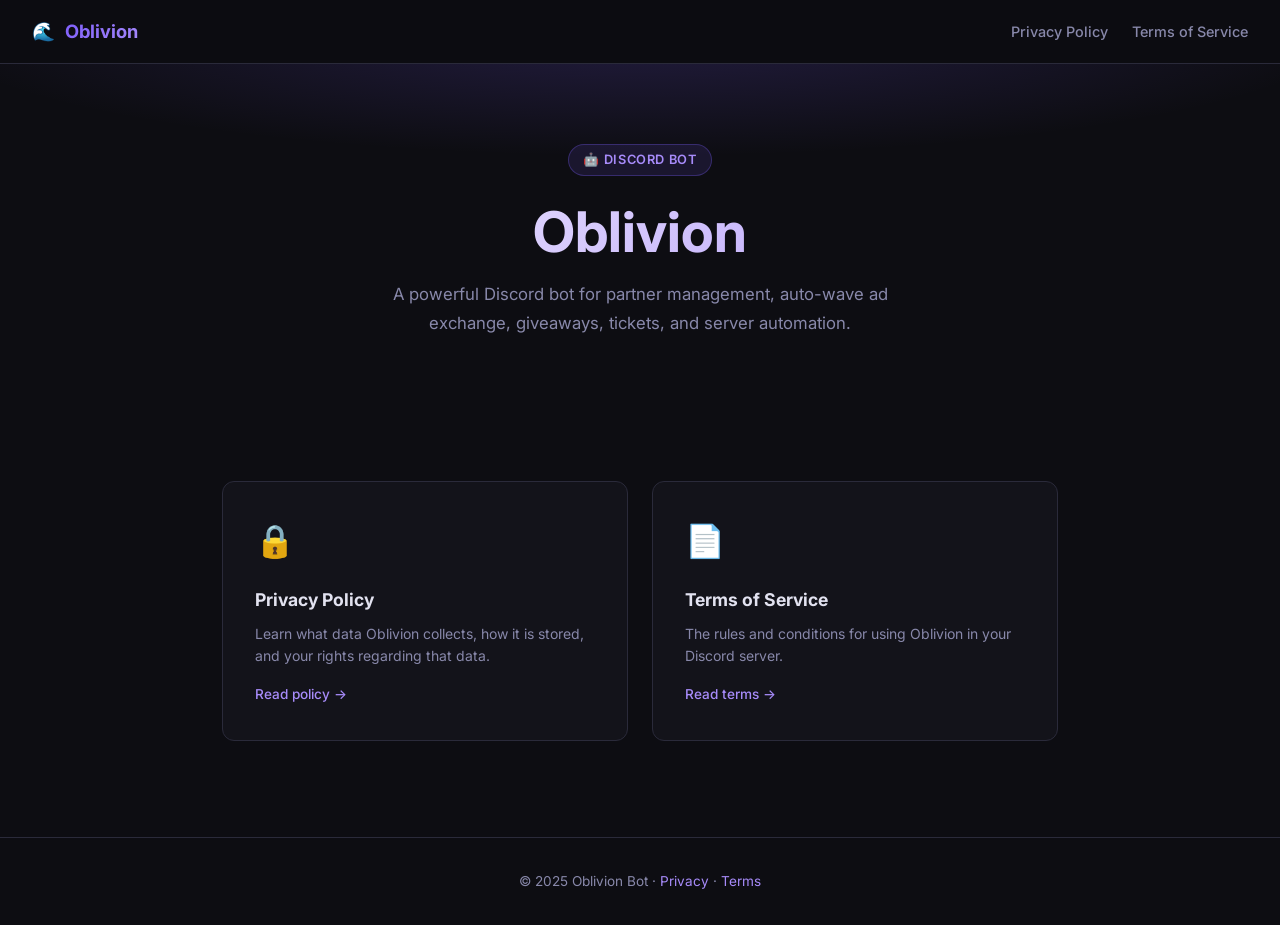
<file: website/index.html>
<!DOCTYPE html>
<html lang="en">
<head>
  <meta charset="UTF-8" />
  <meta name="viewport" content="width=device-width, initial-scale=1.0" />
  <title>Oblivion Bot — Legal</title>
  <meta name="description" content="Oblivion is a Discord bot for partner management, server automation, giveaways, and more." />
  <link rel="stylesheet" href="style.css" />
</head>
<body>

  <nav>
    <a href="index.html" class="nav-logo">
      🌊 <span>Oblivion</span>
    </a>
    <ul class="nav-links">
      <li><a href="privacy.html">Privacy Policy</a></li>
      <li><a href="terms.html">Terms of Service</a></li>
    </ul>
  </nav>

  <div class="hero">
    <div class="hero-badge">🤖 Discord Bot</div>
    <h1>Oblivion</h1>
    <p>A powerful Discord bot for partner management, auto-wave ad exchange, giveaways, tickets, and server automation.</p>
  </div>

  <div class="cards">
    <a href="privacy.html" class="card">
      <div class="card-icon">🔒</div>
      <h2>Privacy Policy</h2>
      <p>Learn what data Oblivion collects, how it is stored, and your rights regarding that data.</p>
      <div class="card-arrow">Read policy →</div>
    </a>
    <a href="terms.html" class="card">
      <div class="card-icon">📄</div>
      <h2>Terms of Service</h2>
      <p>The rules and conditions for using Oblivion in your Discord server.</p>
      <div class="card-arrow">Read terms →</div>
    </a>
  </div>

  <footer>
    <p>© 2025 Oblivion Bot · <a href="privacy.html">Privacy</a> · <a href="terms.html">Terms</a></p>
  </footer>

</body>
</html>
</file>
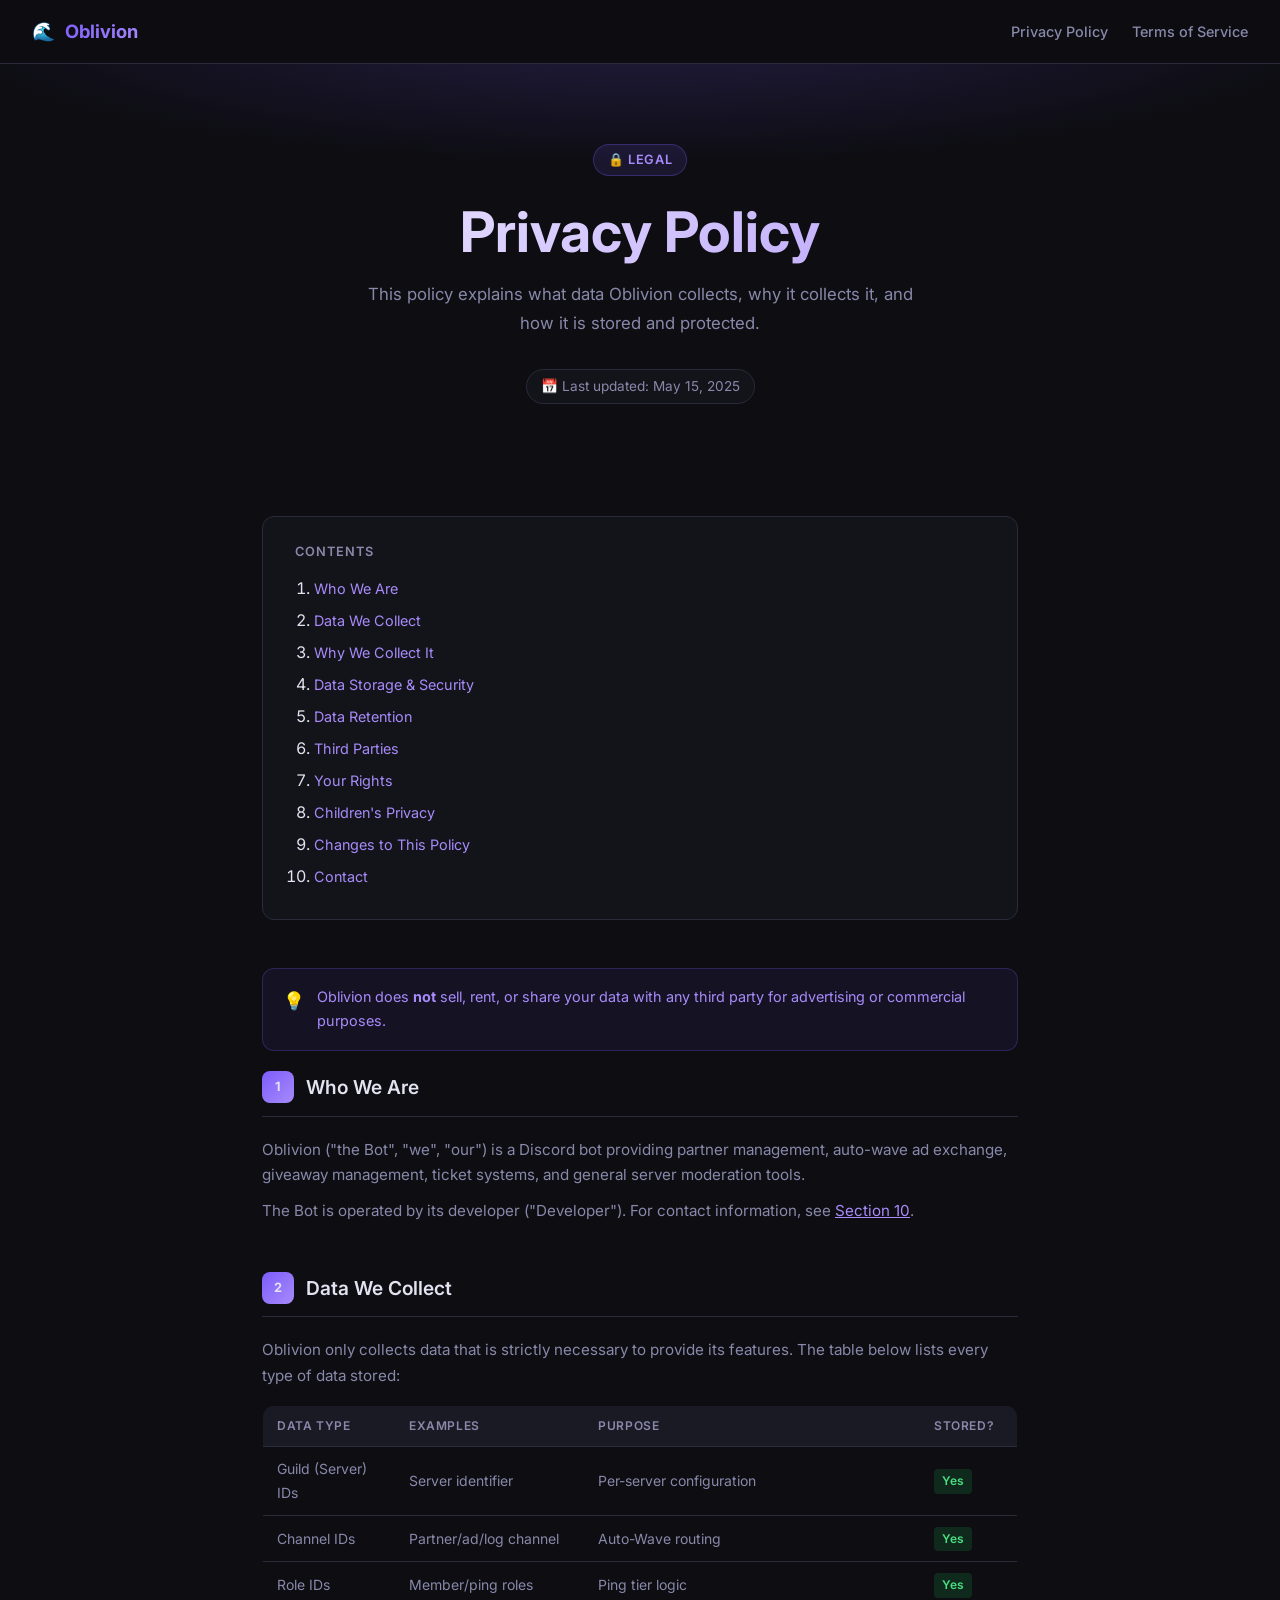
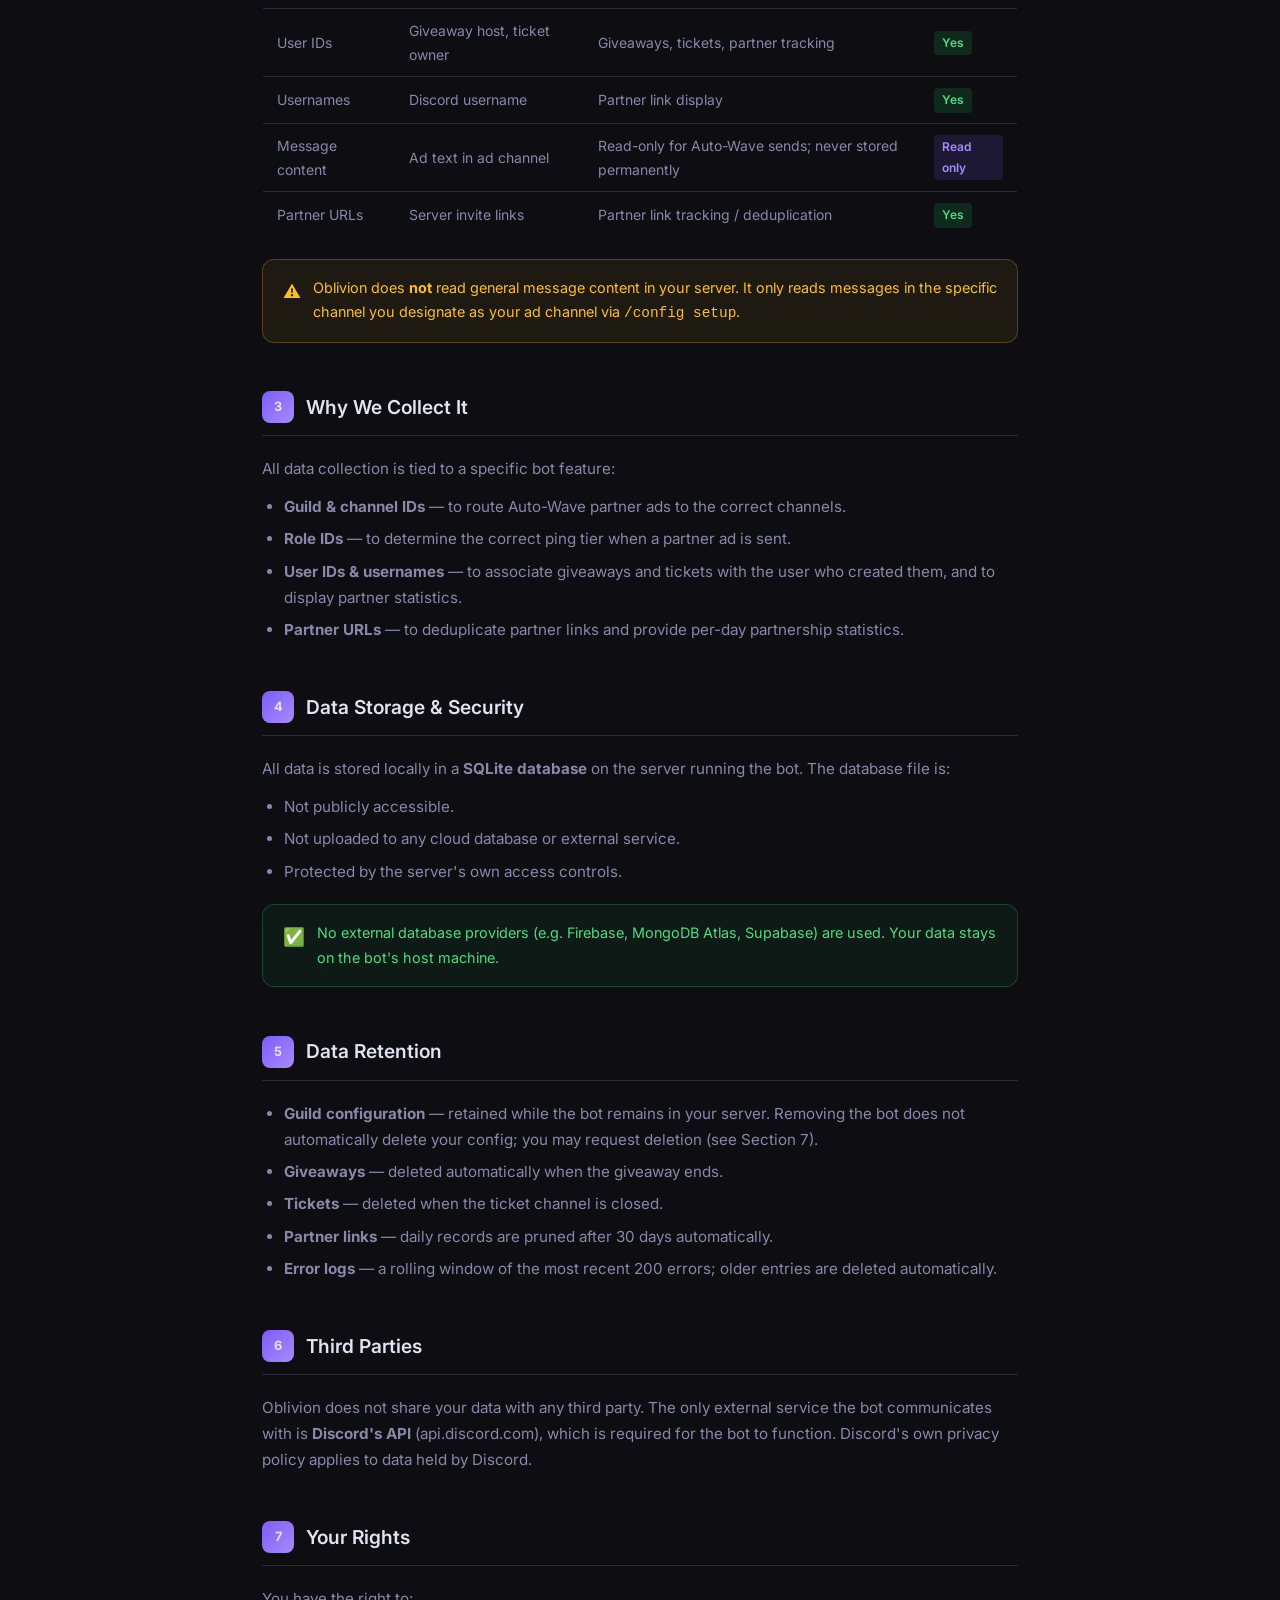
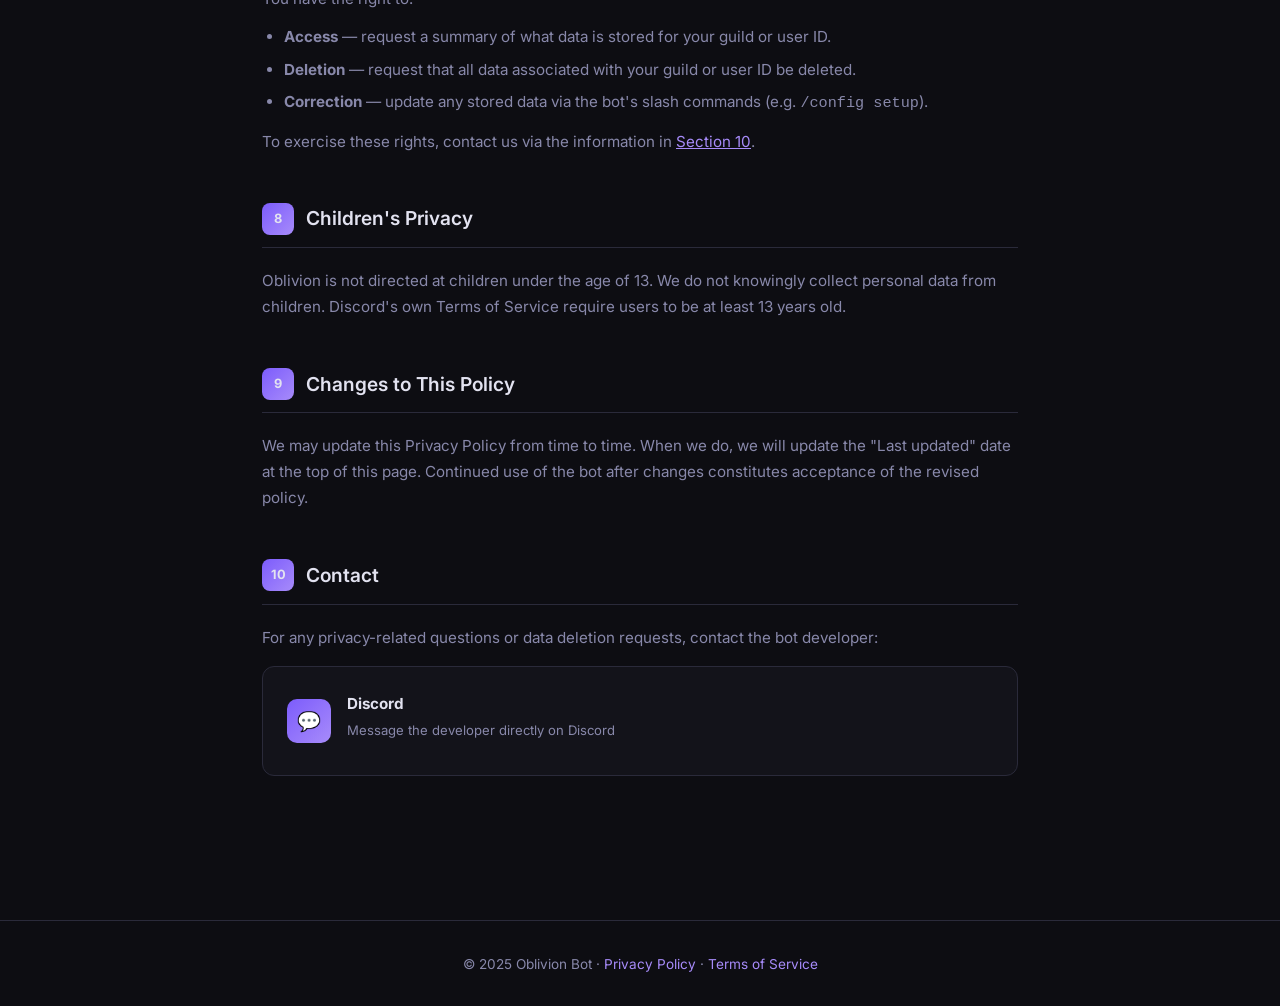
<file: website/privacy.html>
<!DOCTYPE html>
<html lang="en">
<head>
  <meta charset="UTF-8" />
  <meta name="viewport" content="width=device-width, initial-scale=1.0" />
  <title>Privacy Policy — Oblivion Bot</title>
  <meta name="description" content="Privacy Policy for Oblivion, a Discord bot. Learn what data we collect and how we use it." />
  <link rel="stylesheet" href="style.css" />
</head>
<body>

  <nav>
    <a href="index.html" class="nav-logo">
      🌊 <span>Oblivion</span>
    </a>
    <ul class="nav-links">
      <li><a href="privacy.html">Privacy Policy</a></li>
      <li><a href="terms.html">Terms of Service</a></li>
    </ul>
  </nav>

  <div class="hero">
    <div class="hero-badge">🔒 Legal</div>
    <h1>Privacy Policy</h1>
    <p>This policy explains what data Oblivion collects, why it collects it, and how it is stored and protected.</p>
    <span class="last-updated">📅 Last updated: May 15, 2025</span>
  </div>

  <div class="container">

    <!-- Table of Contents -->
    <div class="toc">
      <h3>Contents</h3>
      <ol>
        <li><a href="#s1">Who We Are</a></li>
        <li><a href="#s2">Data We Collect</a></li>
        <li><a href="#s3">Why We Collect It</a></li>
        <li><a href="#s4">Data Storage &amp; Security</a></li>
        <li><a href="#s5">Data Retention</a></li>
        <li><a href="#s6">Third Parties</a></li>
        <li><a href="#s7">Your Rights</a></li>
        <li><a href="#s8">Children's Privacy</a></li>
        <li><a href="#s9">Changes to This Policy</a></li>
        <li><a href="#s10">Contact</a></li>
      </ol>
    </div>

    <div class="info-box note">
      <span class="info-box-icon">💡</span>
      <div>Oblivion does <strong>not</strong> sell, rent, or share your data with any third party for advertising or commercial purposes.</div>
    </div>

    <!-- 1 -->
    <div class="section" id="s1">
      <div class="section-header">
        <div class="section-num">1</div>
        <h2>Who We Are</h2>
      </div>
      <p>Oblivion ("the Bot", "we", "our") is a Discord bot providing partner management, auto-wave ad exchange, giveaway management, ticket systems, and general server moderation tools.</p>
      <p>The Bot is operated by its developer ("Developer"). For contact information, see <a href="#s10" style="color:var(--accent2)">Section 10</a>.</p>
    </div>

    <!-- 2 -->
    <div class="section" id="s2">
      <div class="section-header">
        <div class="section-num">2</div>
        <h2>Data We Collect</h2>
      </div>
      <p>Oblivion only collects data that is strictly necessary to provide its features. The table below lists every type of data stored:</p>

      <table class="data-table">
        <thead>
          <tr>
            <th>Data Type</th>
            <th>Examples</th>
            <th>Purpose</th>
            <th>Stored?</th>
          </tr>
        </thead>
        <tbody>
          <tr>
            <td>Guild (Server) IDs</td>
            <td>Server identifier</td>
            <td>Per-server configuration</td>
            <td><span class="tag green">Yes</span></td>
          </tr>
          <tr>
            <td>Channel IDs</td>
            <td>Partner/ad/log channel</td>
            <td>Auto-Wave routing</td>
            <td><span class="tag green">Yes</span></td>
          </tr>
          <tr>
            <td>Role IDs</td>
            <td>Member/ping roles</td>
            <td>Ping tier logic</td>
            <td><span class="tag green">Yes</span></td>
          </tr>
          <tr>
            <td>User IDs</td>
            <td>Giveaway host, ticket owner</td>
            <td>Giveaways, tickets, partner tracking</td>
            <td><span class="tag green">Yes</span></td>
          </tr>
          <tr>
            <td>Usernames</td>
            <td>Discord username</td>
            <td>Partner link display</td>
            <td><span class="tag green">Yes</span></td>
          </tr>
          <tr>
            <td>Message content</td>
            <td>Ad text in ad channel</td>
            <td>Read-only for Auto-Wave sends; never stored permanently</td>
            <td><span class="tag purple">Read only</span></td>
          </tr>
          <tr>
            <td>Partner URLs</td>
            <td>Server invite links</td>
            <td>Partner link tracking / deduplication</td>
            <td><span class="tag green">Yes</span></td>
          </tr>
        </tbody>
      </table>

      <div class="info-box warning">
        <span class="info-box-icon">⚠️</span>
        <div>Oblivion does <strong>not</strong> read general message content in your server. It only reads messages in the specific channel you designate as your ad channel via <code>/config setup</code>.</div>
      </div>
    </div>

    <!-- 3 -->
    <div class="section" id="s3">
      <div class="section-header">
        <div class="section-num">3</div>
        <h2>Why We Collect It</h2>
      </div>
      <p>All data collection is tied to a specific bot feature:</p>
      <ul>
        <li><strong>Guild &amp; channel IDs</strong> — to route Auto-Wave partner ads to the correct channels.</li>
        <li><strong>Role IDs</strong> — to determine the correct ping tier when a partner ad is sent.</li>
        <li><strong>User IDs &amp; usernames</strong> — to associate giveaways and tickets with the user who created them, and to display partner statistics.</li>
        <li><strong>Partner URLs</strong> — to deduplicate partner links and provide per-day partnership statistics.</li>
      </ul>
    </div>

    <!-- 4 -->
    <div class="section" id="s4">
      <div class="section-header">
        <div class="section-num">4</div>
        <h2>Data Storage &amp; Security</h2>
      </div>
      <p>All data is stored locally in a <strong>SQLite database</strong> on the server running the bot. The database file is:</p>
      <ul>
        <li>Not publicly accessible.</li>
        <li>Not uploaded to any cloud database or external service.</li>
        <li>Protected by the server's own access controls.</li>
      </ul>
      <div class="info-box success">
        <span class="info-box-icon">✅</span>
        <div>No external database providers (e.g. Firebase, MongoDB Atlas, Supabase) are used. Your data stays on the bot's host machine.</div>
      </div>
    </div>

    <!-- 5 -->
    <div class="section" id="s5">
      <div class="section-header">
        <div class="section-num">5</div>
        <h2>Data Retention</h2>
      </div>
      <ul>
        <li><strong>Guild configuration</strong> — retained while the bot remains in your server. Removing the bot does not automatically delete your config; you may request deletion (see Section 7).</li>
        <li><strong>Giveaways</strong> — deleted automatically when the giveaway ends.</li>
        <li><strong>Tickets</strong> — deleted when the ticket channel is closed.</li>
        <li><strong>Partner links</strong> — daily records are pruned after 30 days automatically.</li>
        <li><strong>Error logs</strong> — a rolling window of the most recent 200 errors; older entries are deleted automatically.</li>
      </ul>
    </div>

    <!-- 6 -->
    <div class="section" id="s6">
      <div class="section-header">
        <div class="section-num">6</div>
        <h2>Third Parties</h2>
      </div>
      <p>Oblivion does not share your data with any third party. The only external service the bot communicates with is <strong>Discord's API</strong> (api.discord.com), which is required for the bot to function. Discord's own privacy policy applies to data held by Discord.</p>
    </div>

    <!-- 7 -->
    <div class="section" id="s7">
      <div class="section-header">
        <div class="section-num">7</div>
        <h2>Your Rights</h2>
      </div>
      <p>You have the right to:</p>
      <ul>
        <li><strong>Access</strong> — request a summary of what data is stored for your guild or user ID.</li>
        <li><strong>Deletion</strong> — request that all data associated with your guild or user ID be deleted.</li>
        <li><strong>Correction</strong> — update any stored data via the bot's slash commands (e.g. <code>/config setup</code>).</li>
      </ul>
      <p>To exercise these rights, contact us via the information in <a href="#s10" style="color:var(--accent2)">Section 10</a>.</p>
    </div>

    <!-- 8 -->
    <div class="section" id="s8">
      <div class="section-header">
        <div class="section-num">8</div>
        <h2>Children's Privacy</h2>
      </div>
      <p>Oblivion is not directed at children under the age of 13. We do not knowingly collect personal data from children. Discord's own Terms of Service require users to be at least 13 years old.</p>
    </div>

    <!-- 9 -->
    <div class="section" id="s9">
      <div class="section-header">
        <div class="section-num">9</div>
        <h2>Changes to This Policy</h2>
      </div>
      <p>We may update this Privacy Policy from time to time. When we do, we will update the "Last updated" date at the top of this page. Continued use of the bot after changes constitutes acceptance of the revised policy.</p>
    </div>

    <!-- 10 -->
    <div class="section" id="s10">
      <div class="section-header">
        <div class="section-num">10</div>
        <h2>Contact</h2>
      </div>
      <p>For any privacy-related questions or data deletion requests, contact the bot developer:</p>
      <a href="https://discord.com/users/" class="contact-card">
        <div class="contact-icon">💬</div>
        <div>
          <h4>Discord</h4>
          <p>Message the developer directly on Discord</p>
        </div>
      </a>
    </div>

  </div>

  <footer>
    <p>© 2025 Oblivion Bot · <a href="privacy.html">Privacy Policy</a> · <a href="terms.html">Terms of Service</a></p>
  </footer>

</body>
</html>
</file>
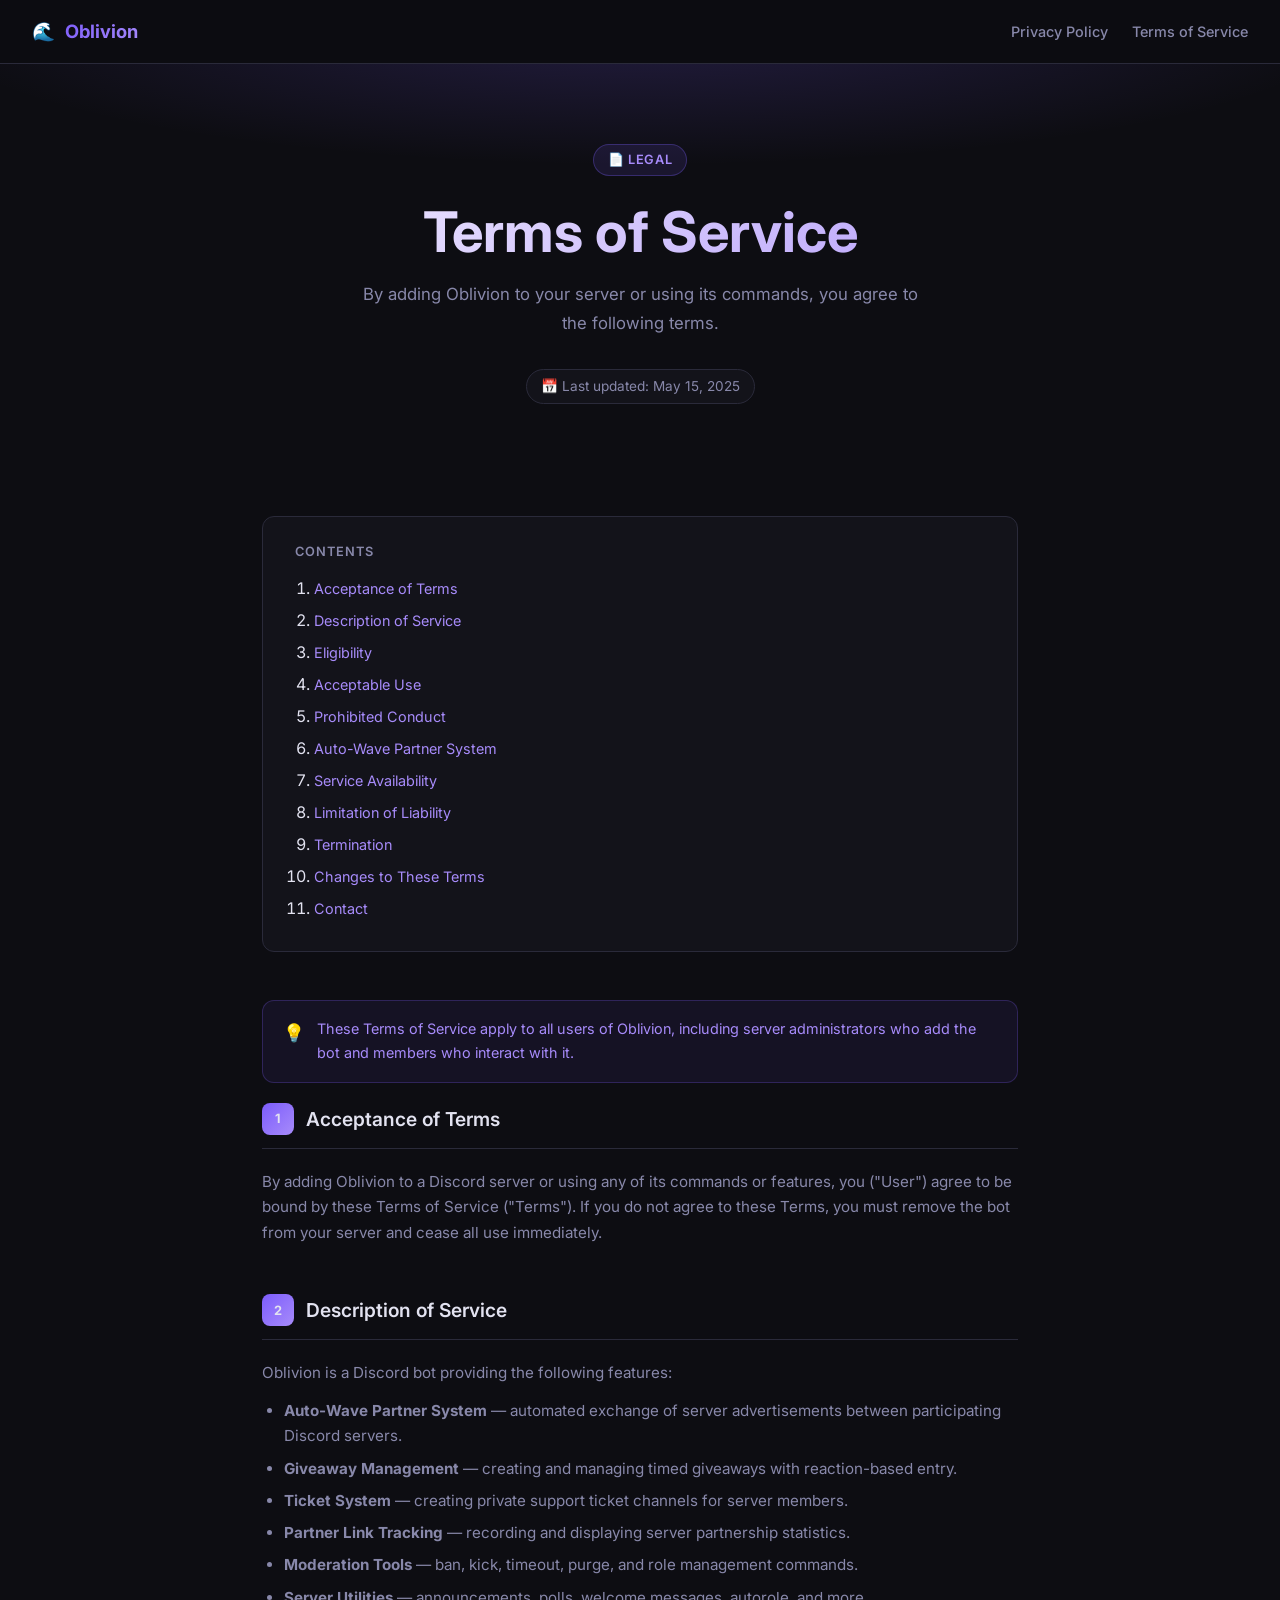
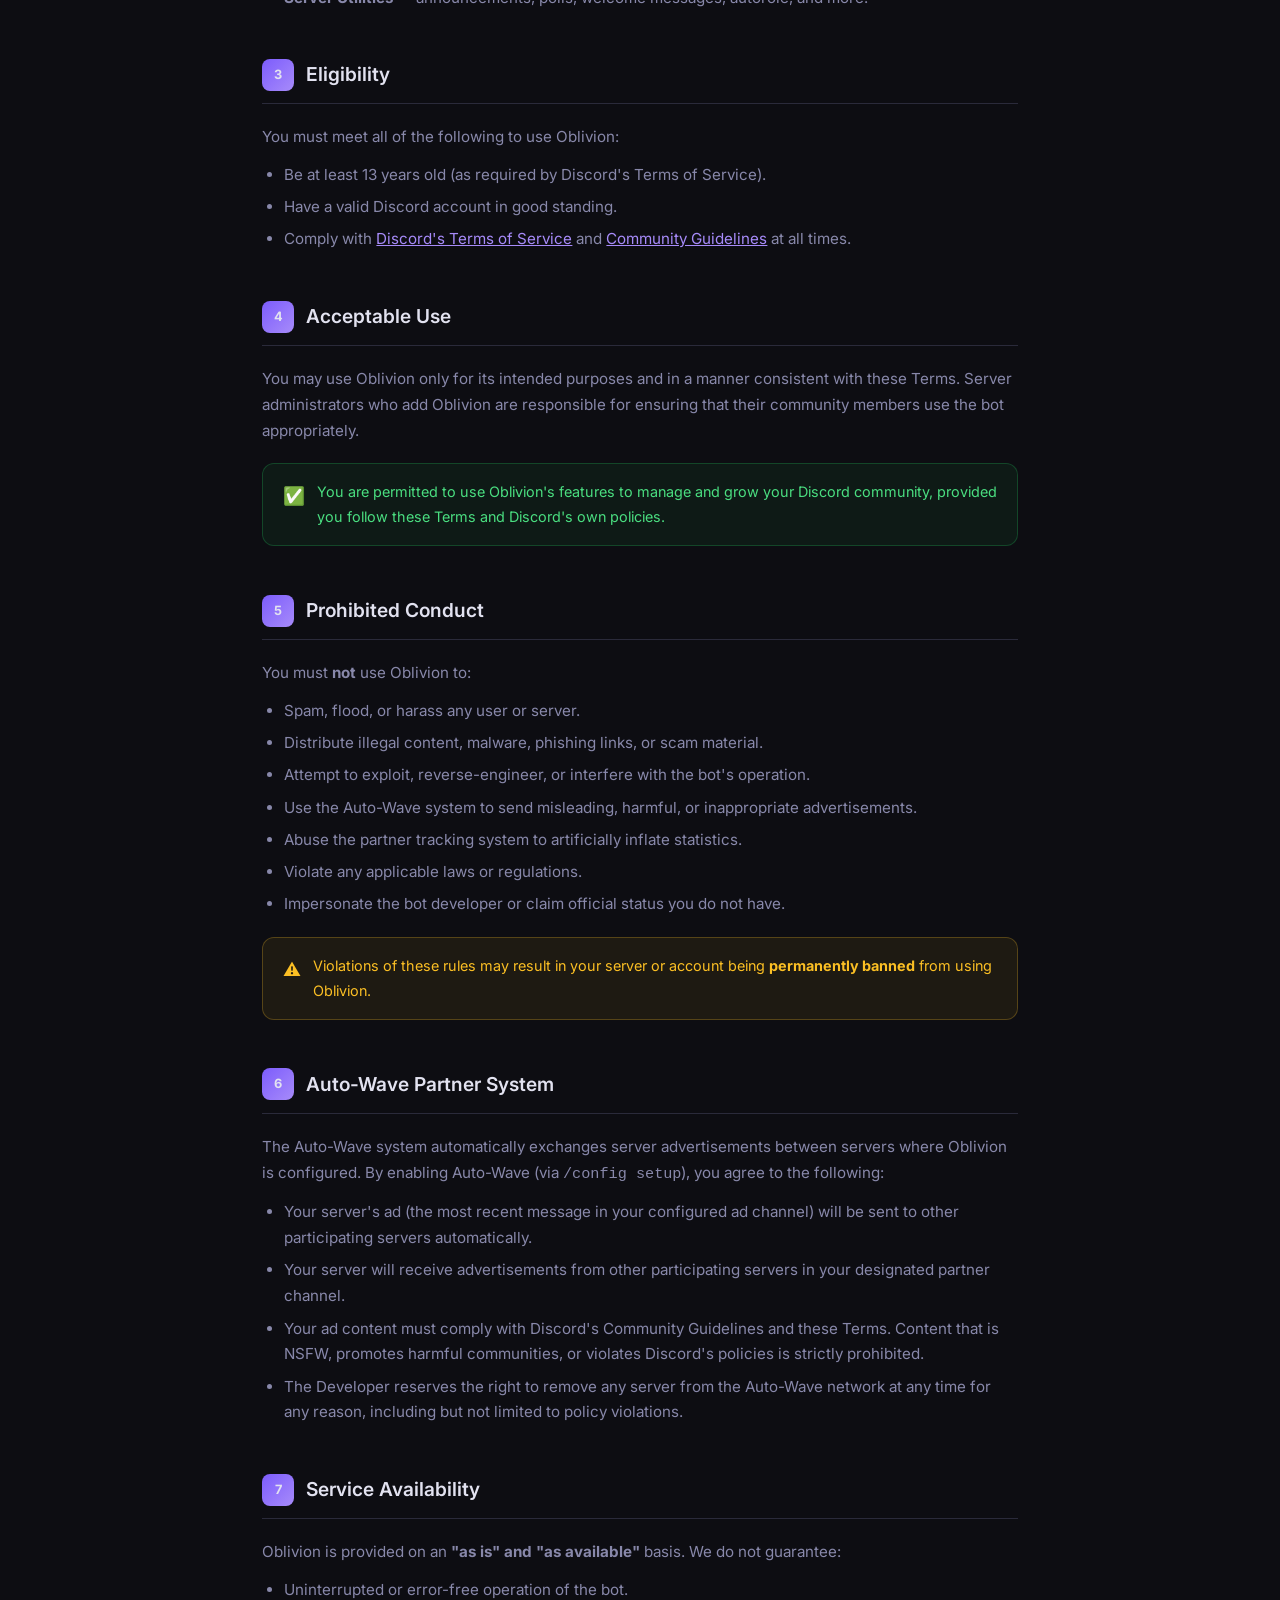
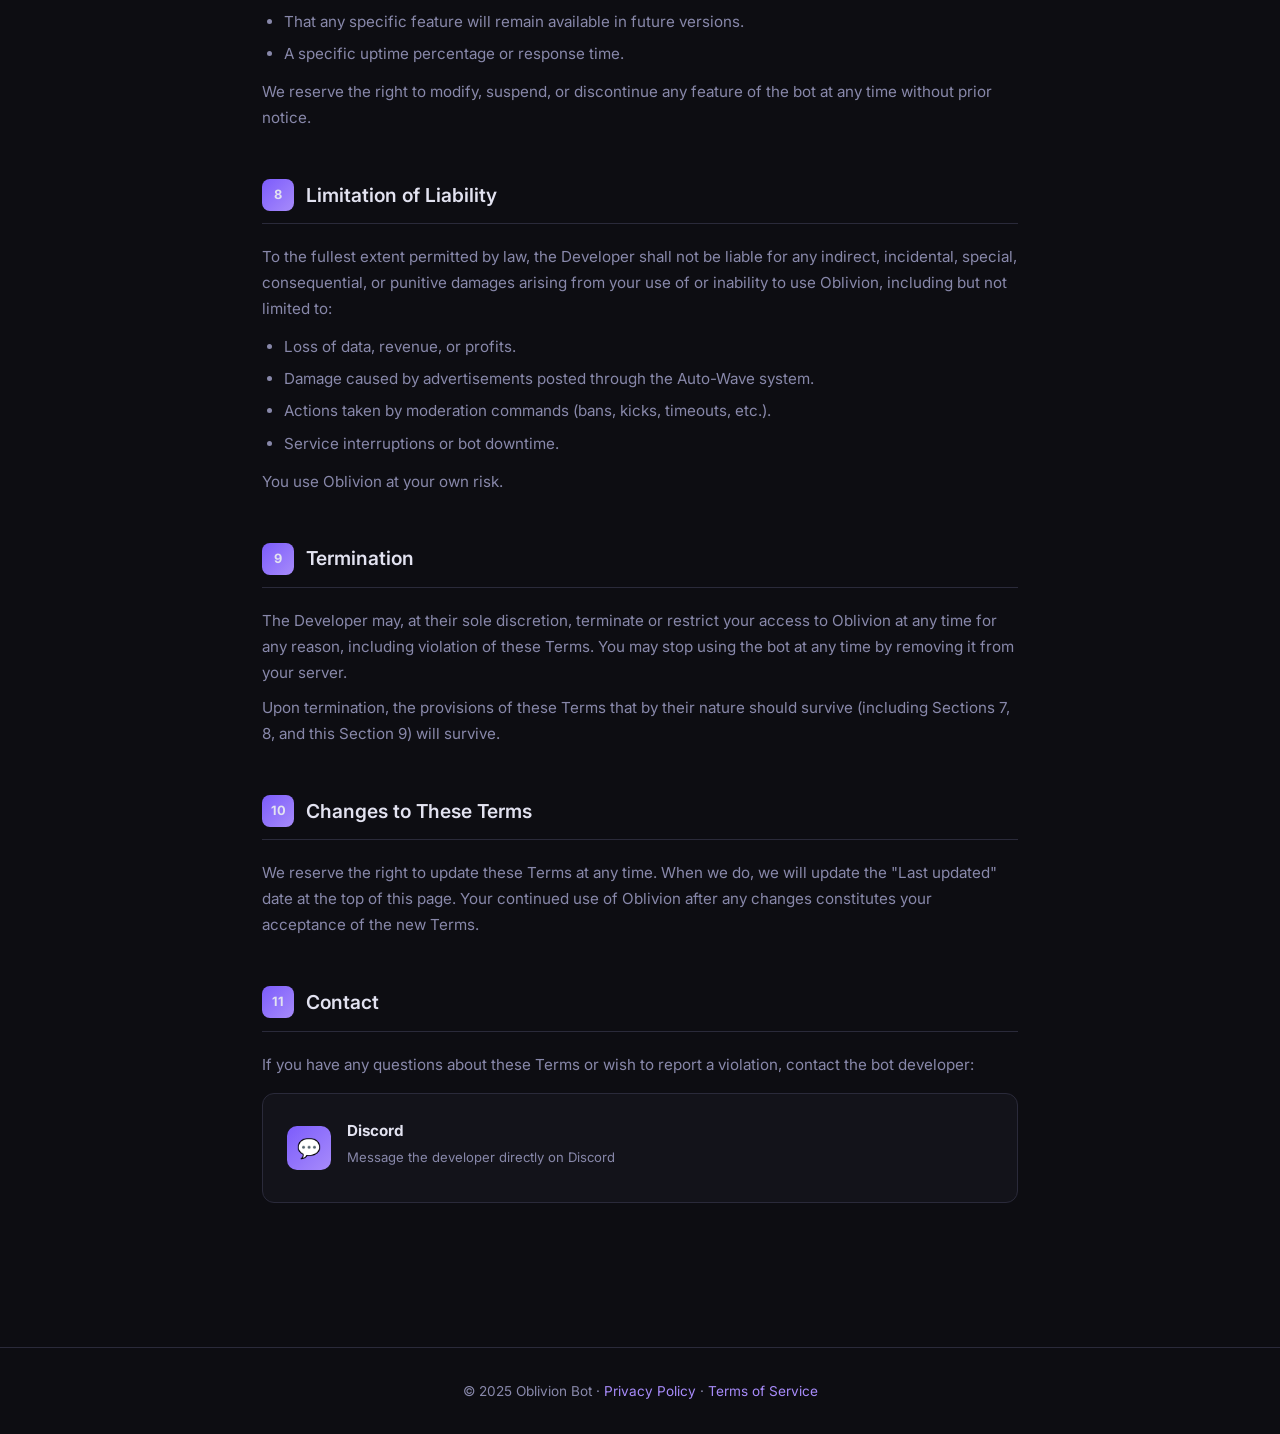
<file: website/terms.html>
<!DOCTYPE html>
<html lang="en">
<head>
  <meta charset="UTF-8" />
  <meta name="viewport" content="width=device-width, initial-scale=1.0" />
  <title>Terms of Service — Oblivion Bot</title>
  <meta name="description" content="Terms of Service for Oblivion, a Discord bot. Rules and conditions for use." />
  <link rel="stylesheet" href="style.css" />
</head>
<body>

  <nav>
    <a href="index.html" class="nav-logo">
      🌊 <span>Oblivion</span>
    </a>
    <ul class="nav-links">
      <li><a href="privacy.html">Privacy Policy</a></li>
      <li><a href="terms.html">Terms of Service</a></li>
    </ul>
  </nav>

  <div class="hero">
    <div class="hero-badge">📄 Legal</div>
    <h1>Terms of Service</h1>
    <p>By adding Oblivion to your server or using its commands, you agree to the following terms.</p>
    <span class="last-updated">📅 Last updated: May 15, 2025</span>
  </div>

  <div class="container">

    <!-- Table of Contents -->
    <div class="toc">
      <h3>Contents</h3>
      <ol>
        <li><a href="#t1">Acceptance of Terms</a></li>
        <li><a href="#t2">Description of Service</a></li>
        <li><a href="#t3">Eligibility</a></li>
        <li><a href="#t4">Acceptable Use</a></li>
        <li><a href="#t5">Prohibited Conduct</a></li>
        <li><a href="#t6">Auto-Wave Partner System</a></li>
        <li><a href="#t7">Service Availability</a></li>
        <li><a href="#t8">Limitation of Liability</a></li>
        <li><a href="#t9">Termination</a></li>
        <li><a href="#t10">Changes to These Terms</a></li>
        <li><a href="#t11">Contact</a></li>
      </ol>
    </div>

    <div class="info-box note">
      <span class="info-box-icon">💡</span>
      <div>These Terms of Service apply to all users of Oblivion, including server administrators who add the bot and members who interact with it.</div>
    </div>

    <!-- 1 -->
    <div class="section" id="t1">
      <div class="section-header">
        <div class="section-num">1</div>
        <h2>Acceptance of Terms</h2>
      </div>
      <p>By adding Oblivion to a Discord server or using any of its commands or features, you ("User") agree to be bound by these Terms of Service ("Terms"). If you do not agree to these Terms, you must remove the bot from your server and cease all use immediately.</p>
    </div>

    <!-- 2 -->
    <div class="section" id="t2">
      <div class="section-header">
        <div class="section-num">2</div>
        <h2>Description of Service</h2>
      </div>
      <p>Oblivion is a Discord bot providing the following features:</p>
      <ul>
        <li><strong>Auto-Wave Partner System</strong> — automated exchange of server advertisements between participating Discord servers.</li>
        <li><strong>Giveaway Management</strong> — creating and managing timed giveaways with reaction-based entry.</li>
        <li><strong>Ticket System</strong> — creating private support ticket channels for server members.</li>
        <li><strong>Partner Link Tracking</strong> — recording and displaying server partnership statistics.</li>
        <li><strong>Moderation Tools</strong> — ban, kick, timeout, purge, and role management commands.</li>
        <li><strong>Server Utilities</strong> — announcements, polls, welcome messages, autorole, and more.</li>
      </ul>
    </div>

    <!-- 3 -->
    <div class="section" id="t3">
      <div class="section-header">
        <div class="section-num">3</div>
        <h2>Eligibility</h2>
      </div>
      <p>You must meet all of the following to use Oblivion:</p>
      <ul>
        <li>Be at least 13 years old (as required by Discord's Terms of Service).</li>
        <li>Have a valid Discord account in good standing.</li>
        <li>Comply with <a href="https://discord.com/terms" target="_blank" rel="noopener" style="color:var(--accent2)">Discord's Terms of Service</a> and <a href="https://discord.com/guidelines" target="_blank" rel="noopener" style="color:var(--accent2)">Community Guidelines</a> at all times.</li>
      </ul>
    </div>

    <!-- 4 -->
    <div class="section" id="t4">
      <div class="section-header">
        <div class="section-num">4</div>
        <h2>Acceptable Use</h2>
      </div>
      <p>You may use Oblivion only for its intended purposes and in a manner consistent with these Terms. Server administrators who add Oblivion are responsible for ensuring that their community members use the bot appropriately.</p>
      <div class="info-box success">
        <span class="info-box-icon">✅</span>
        <div>You are permitted to use Oblivion's features to manage and grow your Discord community, provided you follow these Terms and Discord's own policies.</div>
      </div>
    </div>

    <!-- 5 -->
    <div class="section" id="t5">
      <div class="section-header">
        <div class="section-num">5</div>
        <h2>Prohibited Conduct</h2>
      </div>
      <p>You must <strong>not</strong> use Oblivion to:</p>
      <ul>
        <li>Spam, flood, or harass any user or server.</li>
        <li>Distribute illegal content, malware, phishing links, or scam material.</li>
        <li>Attempt to exploit, reverse-engineer, or interfere with the bot's operation.</li>
        <li>Use the Auto-Wave system to send misleading, harmful, or inappropriate advertisements.</li>
        <li>Abuse the partner tracking system to artificially inflate statistics.</li>
        <li>Violate any applicable laws or regulations.</li>
        <li>Impersonate the bot developer or claim official status you do not have.</li>
      </ul>
      <div class="info-box warning">
        <span class="info-box-icon">⚠️</span>
        <div>Violations of these rules may result in your server or account being <strong>permanently banned</strong> from using Oblivion.</div>
      </div>
    </div>

    <!-- 6 -->
    <div class="section" id="t6">
      <div class="section-header">
        <div class="section-num">6</div>
        <h2>Auto-Wave Partner System</h2>
      </div>
      <p>The Auto-Wave system automatically exchanges server advertisements between servers where Oblivion is configured. By enabling Auto-Wave (via <code>/config setup</code>), you agree to the following:</p>
      <ul>
        <li>Your server's ad (the most recent message in your configured ad channel) will be sent to other participating servers automatically.</li>
        <li>Your server will receive advertisements from other participating servers in your designated partner channel.</li>
        <li>Your ad content must comply with Discord's Community Guidelines and these Terms. Content that is NSFW, promotes harmful communities, or violates Discord's policies is strictly prohibited.</li>
        <li>The Developer reserves the right to remove any server from the Auto-Wave network at any time for any reason, including but not limited to policy violations.</li>
      </ul>
    </div>

    <!-- 7 -->
    <div class="section" id="t7">
      <div class="section-header">
        <div class="section-num">7</div>
        <h2>Service Availability</h2>
      </div>
      <p>Oblivion is provided on an <strong>"as is" and "as available"</strong> basis. We do not guarantee:</p>
      <ul>
        <li>Uninterrupted or error-free operation of the bot.</li>
        <li>That any specific feature will remain available in future versions.</li>
        <li>A specific uptime percentage or response time.</li>
      </ul>
      <p>We reserve the right to modify, suspend, or discontinue any feature of the bot at any time without prior notice.</p>
    </div>

    <!-- 8 -->
    <div class="section" id="t8">
      <div class="section-header">
        <div class="section-num">8</div>
        <h2>Limitation of Liability</h2>
      </div>
      <p>To the fullest extent permitted by law, the Developer shall not be liable for any indirect, incidental, special, consequential, or punitive damages arising from your use of or inability to use Oblivion, including but not limited to:</p>
      <ul>
        <li>Loss of data, revenue, or profits.</li>
        <li>Damage caused by advertisements posted through the Auto-Wave system.</li>
        <li>Actions taken by moderation commands (bans, kicks, timeouts, etc.).</li>
        <li>Service interruptions or bot downtime.</li>
      </ul>
      <p>You use Oblivion at your own risk.</p>
    </div>

    <!-- 9 -->
    <div class="section" id="t9">
      <div class="section-header">
        <div class="section-num">9</div>
        <h2>Termination</h2>
      </div>
      <p>The Developer may, at their sole discretion, terminate or restrict your access to Oblivion at any time for any reason, including violation of these Terms. You may stop using the bot at any time by removing it from your server.</p>
      <p>Upon termination, the provisions of these Terms that by their nature should survive (including Sections 7, 8, and this Section 9) will survive.</p>
    </div>

    <!-- 10 -->
    <div class="section" id="t10">
      <div class="section-header">
        <div class="section-num">10</div>
        <h2>Changes to These Terms</h2>
      </div>
      <p>We reserve the right to update these Terms at any time. When we do, we will update the "Last updated" date at the top of this page. Your continued use of Oblivion after any changes constitutes your acceptance of the new Terms.</p>
    </div>

    <!-- 11 -->
    <div class="section" id="t11">
      <div class="section-header">
        <div class="section-num">11</div>
        <h2>Contact</h2>
      </div>
      <p>If you have any questions about these Terms or wish to report a violation, contact the bot developer:</p>
      <a href="https://discord.com/users/" class="contact-card">
        <div class="contact-icon">💬</div>
        <div>
          <h4>Discord</h4>
          <p>Message the developer directly on Discord</p>
        </div>
      </a>
    </div>

  </div>

  <footer>
    <p>© 2025 Oblivion Bot · <a href="privacy.html">Privacy Policy</a> · <a href="terms.html">Terms of Service</a></p>
  </footer>

</body>
</html>
</file>
<file: website/style.css>
/* ── Oblivion Bot — Legal Pages CSS ── */

@import url('https://fonts.googleapis.com/css2?family=Inter:wght@300;400;500;600;700&display=swap');

:root {
  --bg:         #0d0d12;
  --surface:    #13131a;
  --surface2:   #1a1a24;
  --border:     #2a2a3a;
  --accent:     #7c5cfc;
  --accent2:    #a78bfa;
  --text:       #e2e2f0;
  --text-muted: #8888aa;
  --danger:     #ef4444;
  --success:    #22c55e;
  --radius:     12px;
}

* { box-sizing: border-box; margin: 0; padding: 0; }

html { scroll-behavior: smooth; }

body {
  font-family: 'Inter', sans-serif;
  background: var(--bg);
  color: var(--text);
  min-height: 100vh;
  line-height: 1.7;
}

/* ── Nav ── */
nav {
  position: sticky;
  top: 0;
  z-index: 100;
  background: rgba(13,13,18,0.85);
  backdrop-filter: blur(16px);
  border-bottom: 1px solid var(--border);
  padding: 0 2rem;
  display: flex;
  align-items: center;
  justify-content: space-between;
  height: 64px;
}

.nav-logo {
  display: flex;
  align-items: center;
  gap: 10px;
  font-weight: 700;
  font-size: 1.15rem;
  color: var(--text);
  text-decoration: none;
}

.nav-logo span {
  background: linear-gradient(135deg, var(--accent), var(--accent2));
  -webkit-background-clip: text;
  -webkit-text-fill-color: transparent;
}

.nav-links {
  display: flex;
  gap: 1.5rem;
  list-style: none;
}

.nav-links a {
  color: var(--text-muted);
  text-decoration: none;
  font-size: 0.9rem;
  font-weight: 500;
  transition: color 0.2s;
}

.nav-links a:hover { color: var(--text); }

/* ── Hero ── */
.hero {
  text-align: center;
  padding: 5rem 2rem 4rem;
  background: radial-gradient(ellipse 80% 50% at 50% -10%, rgba(124,92,252,0.2) 0%, transparent 70%);
}

.hero-badge {
  display: inline-flex;
  align-items: center;
  gap: 6px;
  background: rgba(124,92,252,0.12);
  border: 1px solid rgba(124,92,252,0.3);
  color: var(--accent2);
  padding: 4px 14px;
  border-radius: 100px;
  font-size: 0.8rem;
  font-weight: 600;
  letter-spacing: 0.05em;
  text-transform: uppercase;
  margin-bottom: 1.5rem;
}

.hero h1 {
  font-size: clamp(2rem, 5vw, 3.5rem);
  font-weight: 700;
  line-height: 1.15;
  margin-bottom: 1rem;
  background: linear-gradient(135deg, #fff 0%, var(--accent2) 100%);
  -webkit-background-clip: text;
  -webkit-text-fill-color: transparent;
}

.hero p {
  font-size: 1.05rem;
  color: var(--text-muted);
  max-width: 560px;
  margin: 0 auto 2rem;
}

.last-updated {
  font-size: 0.85rem;
  color: var(--text-muted);
  display: inline-flex;
  align-items: center;
  gap: 6px;
  background: var(--surface);
  border: 1px solid var(--border);
  padding: 5px 14px;
  border-radius: 100px;
}

/* ── Main content ── */
.container {
  max-width: 820px;
  margin: 0 auto;
  padding: 3rem 2rem 6rem;
}

/* ── Table of contents ── */
.toc {
  background: var(--surface);
  border: 1px solid var(--border);
  border-radius: var(--radius);
  padding: 1.5rem 2rem;
  margin-bottom: 3rem;
}

.toc h3 {
  font-size: 0.8rem;
  font-weight: 600;
  color: var(--text-muted);
  text-transform: uppercase;
  letter-spacing: 0.08em;
  margin-bottom: 0.75rem;
}

.toc ol {
  padding-left: 1.2rem;
}

.toc li { margin: 0.3rem 0; }

.toc a {
  color: var(--accent2);
  text-decoration: none;
  font-size: 0.9rem;
  transition: color 0.2s;
}

.toc a:hover { color: #fff; }

/* ── Sections ── */
.section {
  margin-bottom: 3rem;
  scroll-margin-top: 80px;
}

.section-header {
  display: flex;
  align-items: center;
  gap: 12px;
  margin-bottom: 1.25rem;
  padding-bottom: 0.75rem;
  border-bottom: 1px solid var(--border);
}

.section-num {
  width: 32px;
  height: 32px;
  border-radius: 8px;
  background: linear-gradient(135deg, var(--accent), var(--accent2));
  display: flex;
  align-items: center;
  justify-content: center;
  font-size: 0.8rem;
  font-weight: 700;
  flex-shrink: 0;
}

.section h2 {
  font-size: 1.2rem;
  font-weight: 600;
  color: var(--text);
}

.section p,
.section li {
  color: var(--text-muted);
  font-size: 0.95rem;
  margin-bottom: 0.6rem;
}

.section ul, .section ol {
  padding-left: 1.4rem;
  margin: 0.75rem 0;
}

.section li { margin: 0.4rem 0; }

/* ── Info boxes ── */
.info-box {
  display: flex;
  gap: 12px;
  align-items: flex-start;
  padding: 1rem 1.25rem;
  border-radius: var(--radius);
  margin: 1.25rem 0;
  font-size: 0.9rem;
}

.info-box.note {
  background: rgba(124,92,252,0.08);
  border: 1px solid rgba(124,92,252,0.25);
  color: var(--accent2);
}

.info-box.warning {
  background: rgba(251,191,36,0.07);
  border: 1px solid rgba(251,191,36,0.25);
  color: #fbbf24;
}

.info-box.success {
  background: rgba(34,197,94,0.07);
  border: 1px solid rgba(34,197,94,0.25);
  color: #4ade80;
}

.info-box-icon { font-size: 1.1rem; margin-top: 1px; flex-shrink: 0; }

/* ── Data table ── */
.data-table {
  width: 100%;
  border-collapse: collapse;
  margin: 1rem 0;
  font-size: 0.875rem;
  border-radius: var(--radius);
  overflow: hidden;
  border: 1px solid var(--border);
}

.data-table th {
  background: var(--surface2);
  color: var(--text-muted);
  font-weight: 600;
  text-transform: uppercase;
  font-size: 0.75rem;
  letter-spacing: 0.05em;
  padding: 10px 14px;
  text-align: left;
}

.data-table td {
  padding: 10px 14px;
  color: var(--text-muted);
  border-top: 1px solid var(--border);
}

.data-table tr:hover td { background: rgba(255,255,255,0.02); }

.tag {
  display: inline-block;
  padding: 2px 8px;
  border-radius: 4px;
  font-size: 0.75rem;
  font-weight: 600;
}

.tag.green { background: rgba(34,197,94,0.15); color: #4ade80; }
.tag.purple { background: rgba(124,92,252,0.15); color: var(--accent2); }

/* ── Contact card ── */
.contact-card {
  background: var(--surface);
  border: 1px solid var(--border);
  border-radius: var(--radius);
  padding: 1.5rem;
  display: flex;
  align-items: center;
  gap: 1rem;
  text-decoration: none;
  transition: border-color 0.2s, background 0.2s;
  margin-top: 1rem;
}

.contact-card:hover {
  border-color: var(--accent);
  background: var(--surface2);
}

.contact-icon {
  width: 44px;
  height: 44px;
  border-radius: 10px;
  background: linear-gradient(135deg, var(--accent), var(--accent2));
  display: flex;
  align-items: center;
  justify-content: center;
  font-size: 1.2rem;
  flex-shrink: 0;
}

.contact-card h4 { font-size: 0.95rem; color: var(--text); margin-bottom: 2px; }
.contact-card p  { font-size: 0.82rem; color: var(--text-muted); }

/* ── Footer ── */
footer {
  border-top: 1px solid var(--border);
  padding: 2rem;
  text-align: center;
  color: var(--text-muted);
  font-size: 0.85rem;
}

footer a { color: var(--accent2); text-decoration: none; }
footer a:hover { text-decoration: underline; }

/* ── Home page cards ── */
.cards {
  display: grid;
  grid-template-columns: repeat(auto-fit, minmax(260px, 1fr));
  gap: 1.5rem;
  max-width: 900px;
  margin: 3rem auto 0;
  padding: 0 2rem 6rem;
}

.card {
  background: var(--surface);
  border: 1px solid var(--border);
  border-radius: var(--radius);
  padding: 2rem;
  text-decoration: none;
  transition: border-color 0.25s, transform 0.2s;
}

.card:hover {
  border-color: var(--accent);
  transform: translateY(-3px);
}

.card-icon {
  font-size: 2rem;
  margin-bottom: 1rem;
}

.card h2 {
  font-size: 1.1rem;
  color: var(--text);
  margin-bottom: 0.5rem;
}

.card p {
  font-size: 0.875rem;
  color: var(--text-muted);
  line-height: 1.6;
}

.card-arrow {
  display: inline-flex;
  align-items: center;
  gap: 4px;
  color: var(--accent2);
  font-size: 0.85rem;
  font-weight: 500;
  margin-top: 1rem;
}
</file>
